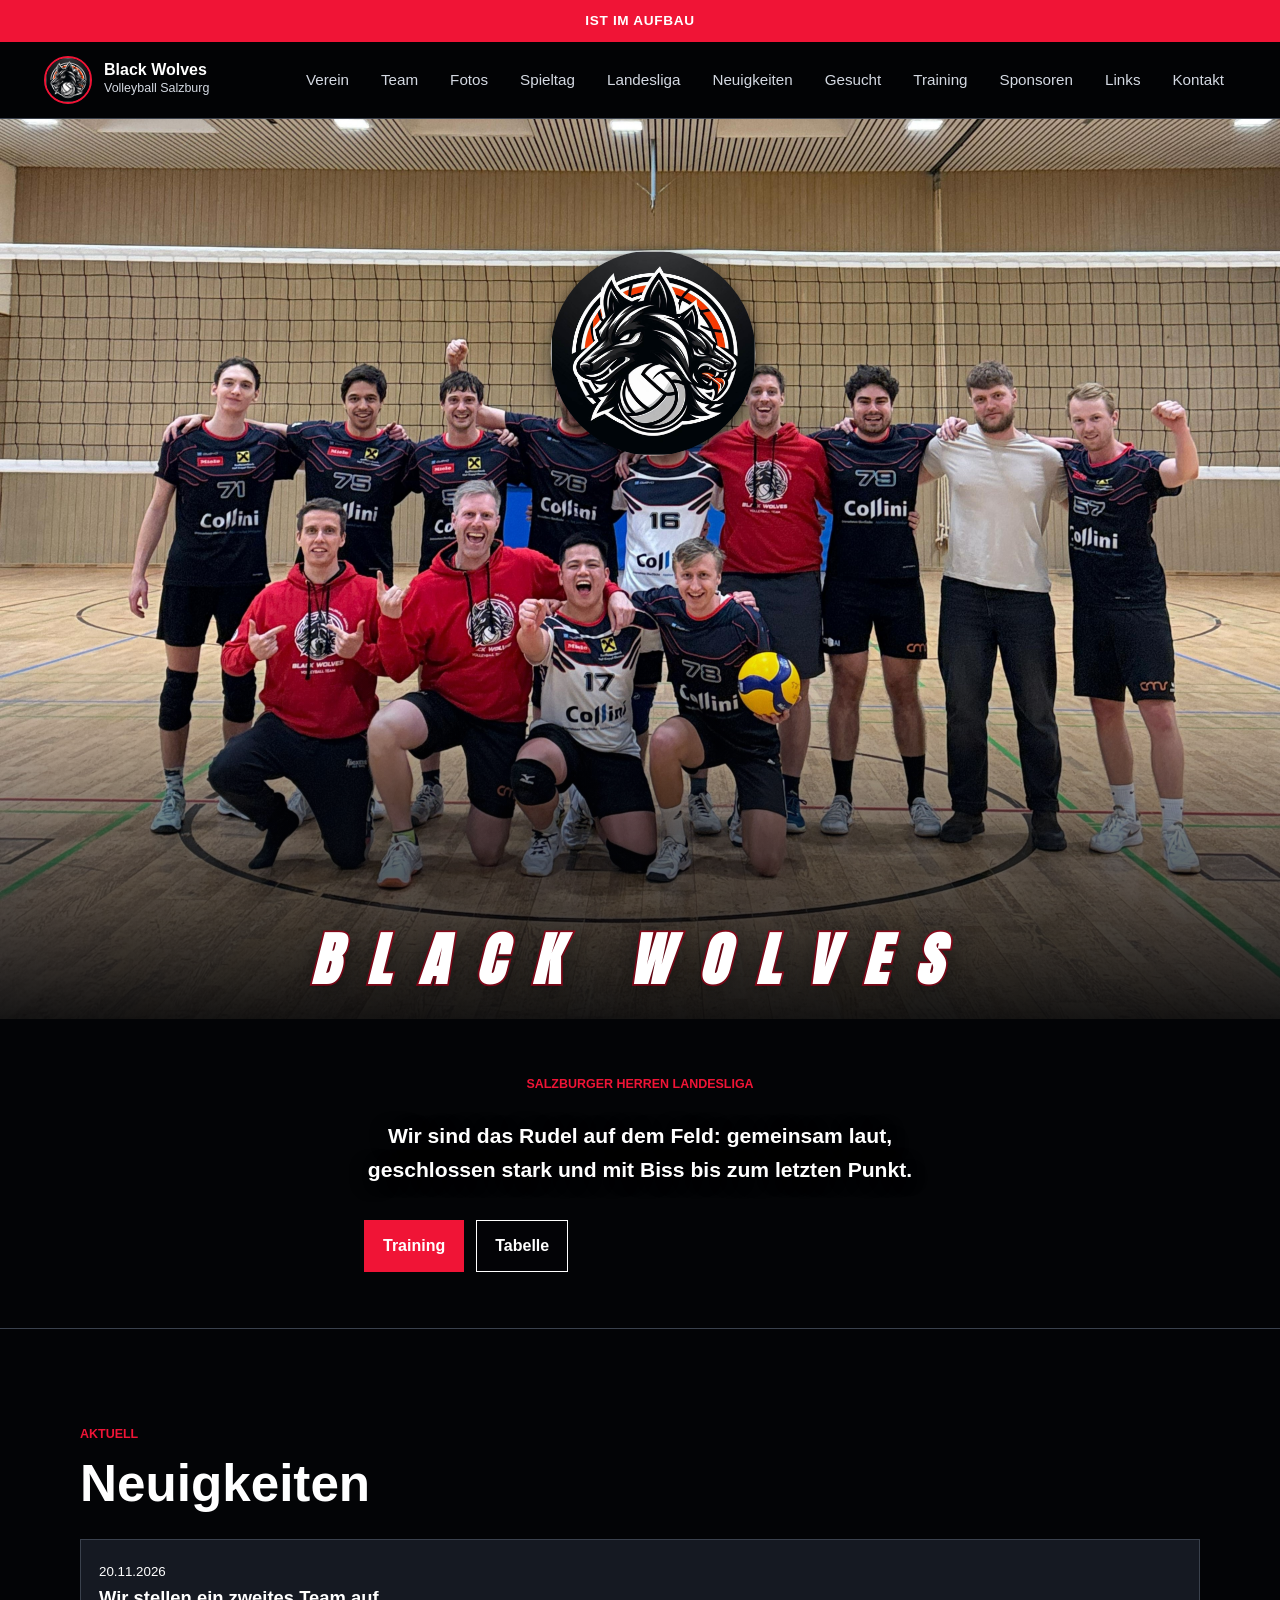
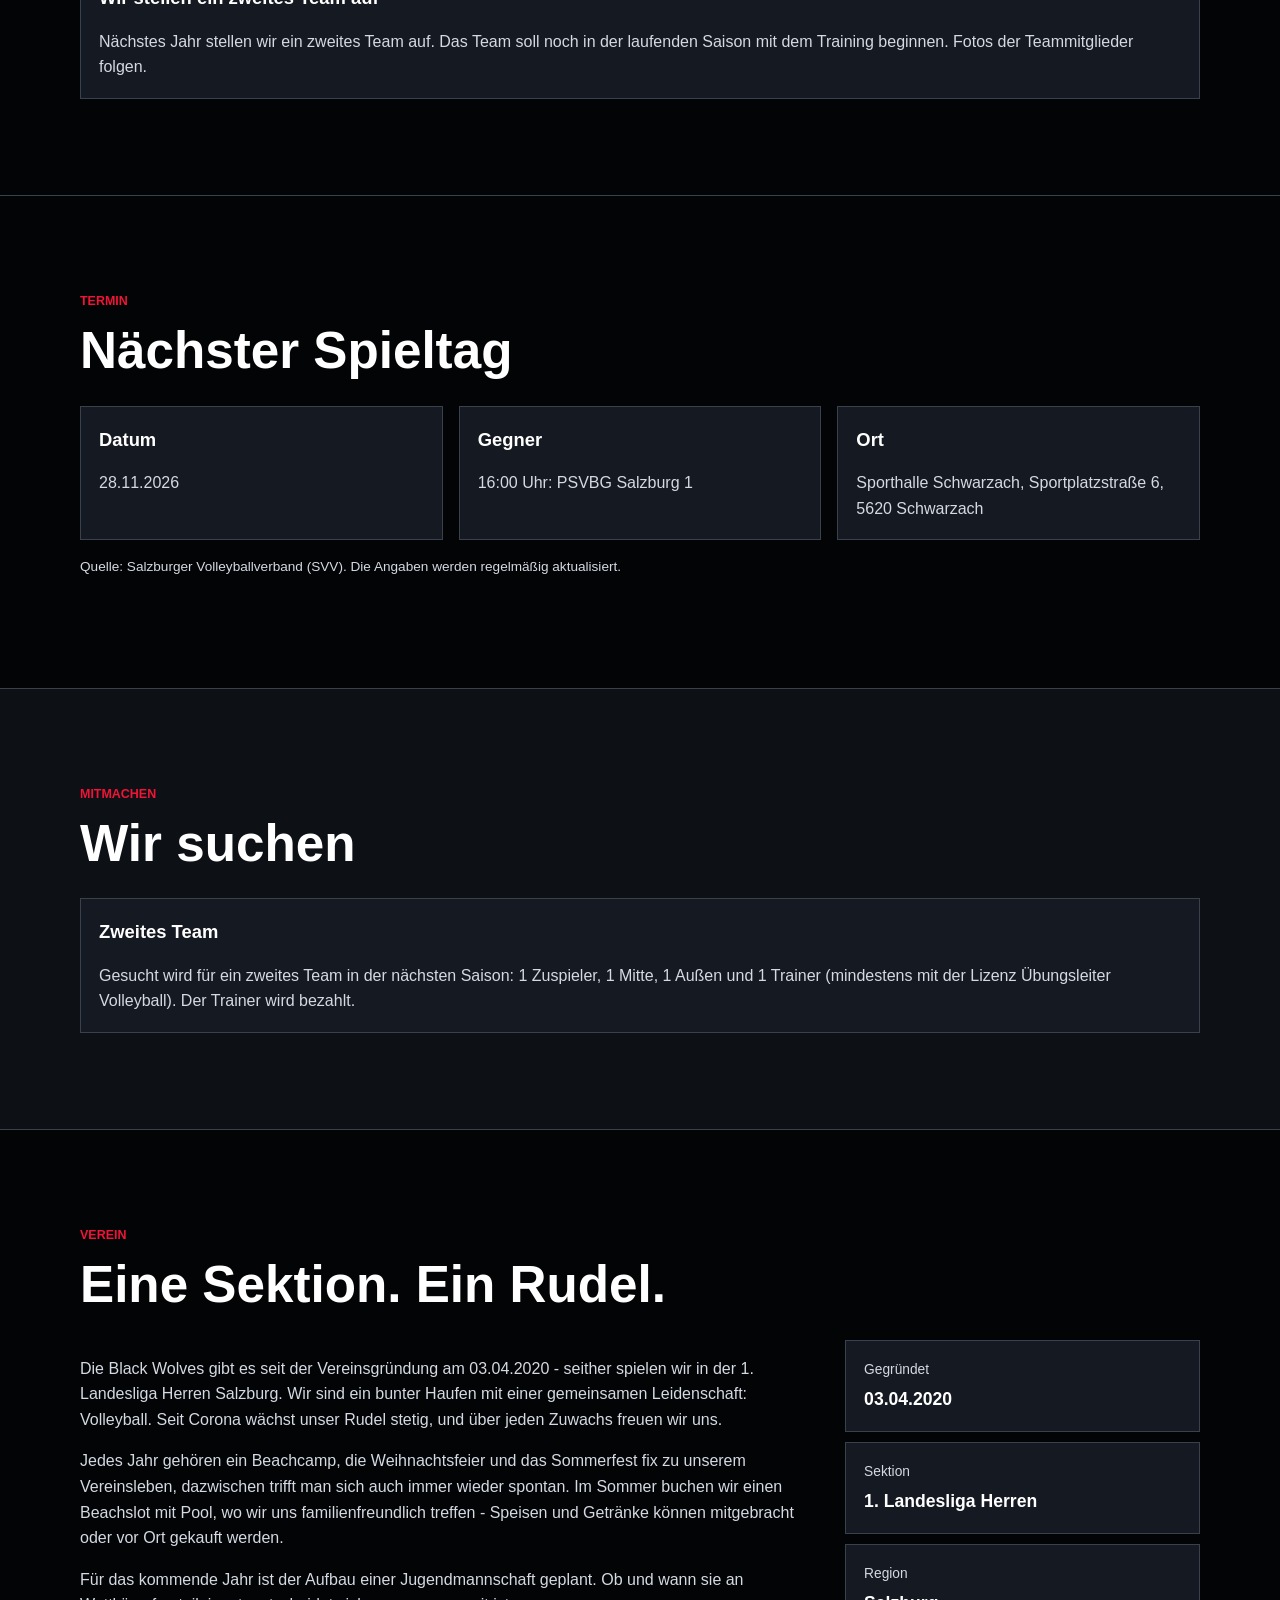
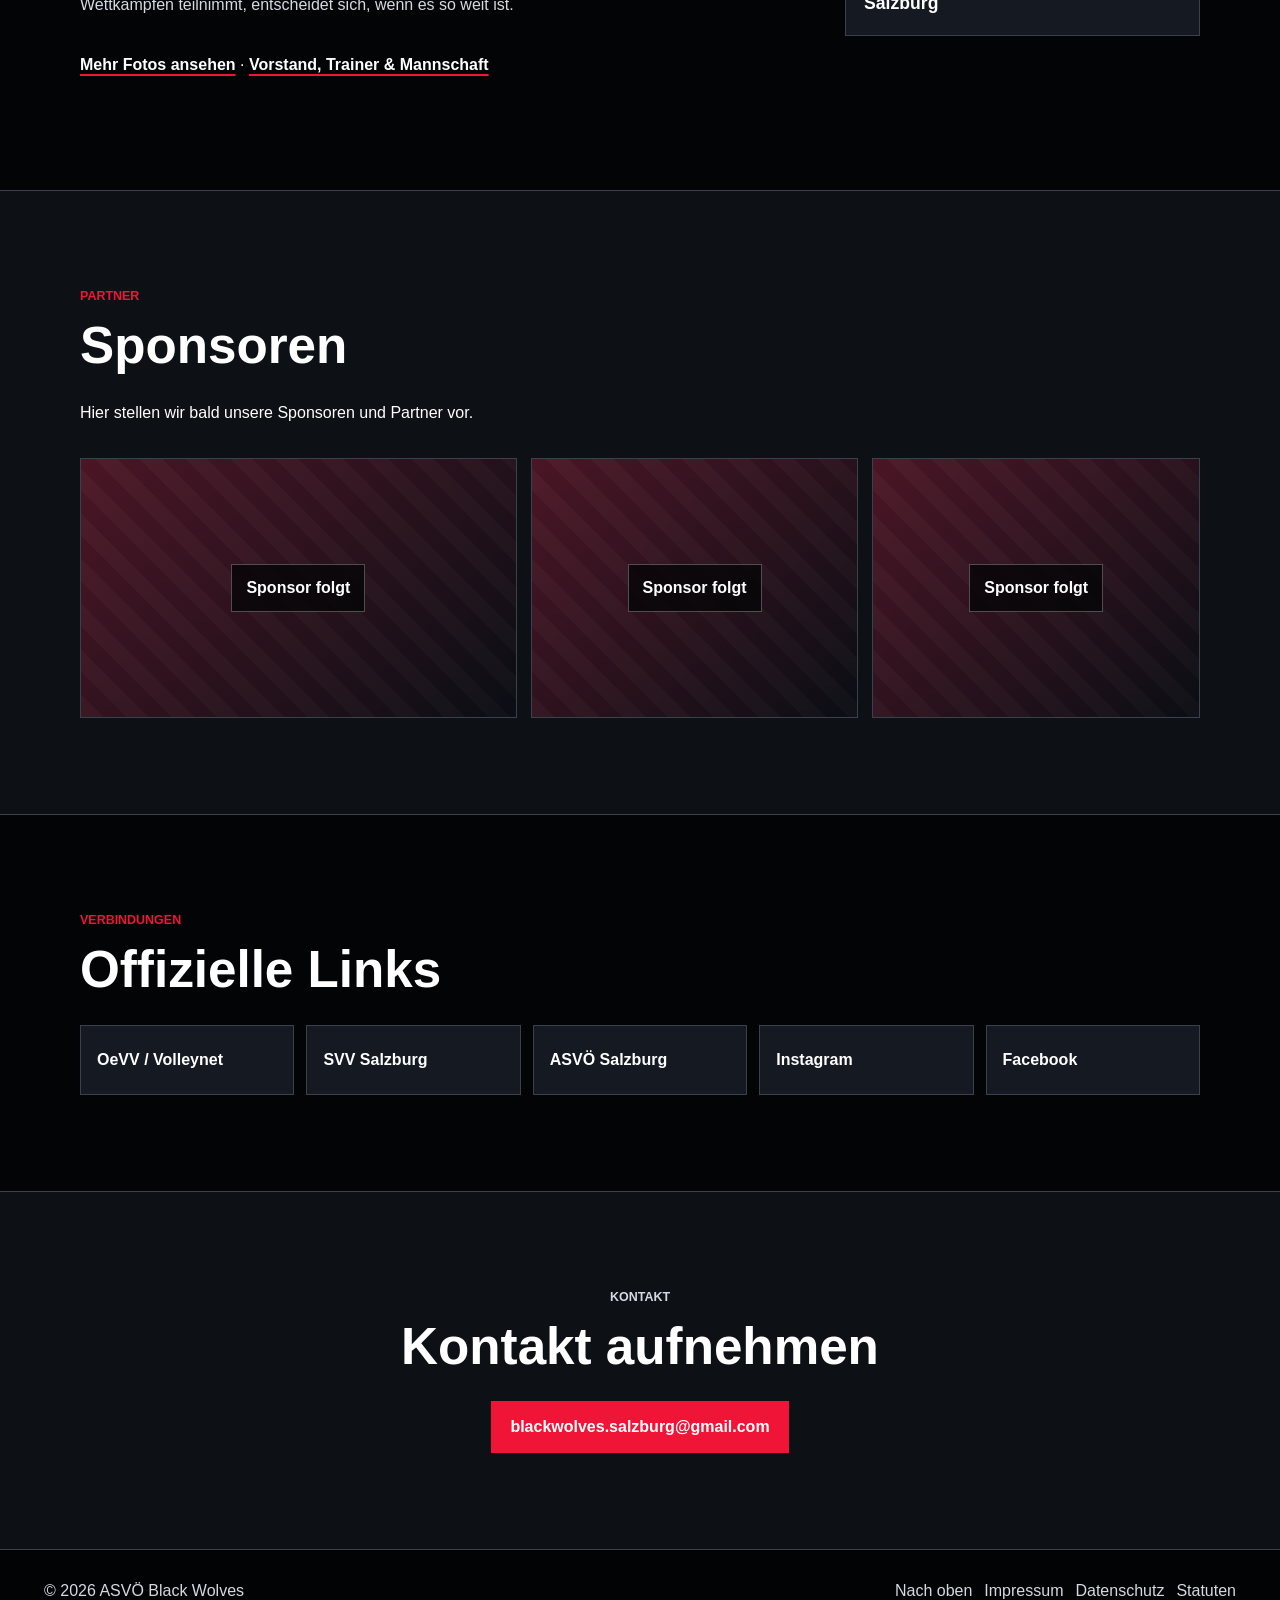
<file: index.html>
﻿<!doctype html>
<html lang="de">
<head>
  <meta charset="utf-8">
  <meta name="viewport" content="width=device-width, initial-scale=1">
  <meta name="description" content="Black Wolves Volleyball - Salzburger Herren Landesliga.">
  <meta name="robots" content="noindex">
  <title>Black Wolves Volleyball</title>
  <link rel="preconnect" href="https://fonts.googleapis.com">
  <link rel="preconnect" href="https://fonts.gstatic.com" crossorigin>
  <link href="https://fonts.googleapis.com/css2?family=Anton&display=swap" rel="stylesheet">
  <link rel="stylesheet" href="styles.css">
</head>
<body>
  <p class="construction-banner">Ist im Aufbau</p>
  <header class="site-header">
    <a class="brand" href="#top" aria-label="Black Wolves Startseite">
      <img class="brand-mark" src="assets/logo.png" alt="" aria-hidden="true">
      <span>
        <strong>Black Wolves</strong>
        <small>Volleyball Salzburg</small>
      </span>
    </a>
    <button class="nav-toggle" type="button" aria-expanded="false" aria-controls="main-nav">
      <span></span><span></span><span></span>
      <span class="sr-only">Menü öffnen</span>
    </button>
    <nav id="main-nav" class="main-nav" aria-label="Hauptnavigation">
      <a href="#verein">Verein</a>
      <a href="team.html">Team</a>
      <a href="fotos.html">Fotos</a>
      <a href="#spieltag">Spieltag</a>
      <a href="landesliga.html">Landesliga</a>
      <a href="#neuigkeiten">Neuigkeiten</a>
      <a href="#gesucht">Gesucht</a>
      <a href="training.html">Training</a>
      <a href="#sponsoren">Sponsoren</a>
      <a href="#links">Links</a>
      <a href="#kontakt">Kontakt</a>
    </nav>
  </header>

  <main id="top">
    <section class="hero">
      <div class="hero-frame">
        <div class="hero-photo" aria-hidden="true"></div>
        <img class="hero-logo" src="assets/logo.png" alt="" aria-hidden="true">
        <h1 class="hero-name">Black Wolves</h1>
      </div>
      <div class="hero-content">
        <p class="eyebrow">Salzburger Herren Landesliga</p>
        <p class="lead">Wir sind das Rudel auf dem Feld: gemeinsam laut, geschlossen stark und mit Biss bis zum letzten Punkt.</p>
        <div class="hero-actions" aria-label="Schnellzugriffe">
          <a class="button primary" href="training.html">Training</a>
          <a class="button secondary" href="landesliga.html">Tabelle</a>
        </div>
      </div>
    </section>

    <section id="neuigkeiten" class="content-section">
      <div class="section-heading">
        <p class="eyebrow">Aktuell</p>
        <h2>Neuigkeiten</h2>
      </div>
      <div class="people-grid" id="news-list">
        <article class="info-card"><p>Wird geladen...</p></article>
      </div>
    </section>

    <section id="spieltag" class="content-section">
      <div class="section-heading">
        <p class="eyebrow">Termin</p>
        <h2>Nächster Spieltag</h2>
      </div>
      <div class="info-grid" id="next-matchday">
        <article class="info-card"><h3>Datum</h3><p data-field="date">Wird geladen...</p></article>
        <article class="info-card"><h3>Gegner</h3><p data-field="opponent">Wird geladen...</p></article>
        <article class="info-card"><h3>Ort</h3><p data-field="location">Wird geladen...</p></article>
      </div>
      <p style="margin-top: 16px; color: var(--muted); font-size: 0.85rem;">Quelle: Salzburger Volleyballverband (SVV). Die Angaben werden regelmäßig aktualisiert.</p>
    </section>

    <section id="gesucht" class="content-section muted">
      <div class="section-heading">
        <p class="eyebrow">Mitmachen</p>
        <h2>Wir suchen</h2>
      </div>
      <div class="people-grid" id="gesucht-list">
        <article class="info-card"><p>Wird geladen...</p></article>
      </div>
    </section>

    <section id="verein" class="content-section">
      <div class="section-heading">
        <p class="eyebrow">Verein</p>
        <h2>Eine Sektion. Ein Rudel.</h2>
      </div>
      <div class="split-layout">
        <div>
          <p>Die Black Wolves gibt es seit der Vereinsgründung am 03.04.2020 - seither spielen wir in der 1. Landesliga Herren Salzburg. Wir sind ein bunter Haufen mit einer gemeinsamen Leidenschaft: Volleyball. Seit Corona wächst unser Rudel stetig, und über jeden Zuwachs freuen wir uns.</p>
          <p>Jedes Jahr gehören ein Beachcamp, die Weihnachtsfeier und das Sommerfest fix zu unserem Vereinsleben, dazwischen trifft man sich auch immer wieder spontan. Im Sommer buchen wir einen Beachslot mit Pool, wo wir uns familienfreundlich treffen - Speisen und Getränke können mitgebracht oder vor Ort gekauft werden.</p>
          <p>Für das kommende Jahr ist der Aufbau einer Jugendmannschaft geplant. Ob und wann sie an Wettkämpfen teilnimmt, entscheidet sich, wenn es so weit ist.</p>
        </div>
        <ul class="fact-list" aria-label="Kurzinfos">
          <li><span>Gegründet</span><strong>03.04.2020</strong></li>
          <li><span>Sektion</span><strong>1. Landesliga Herren</strong></li>
          <li><span>Region</span><strong>Salzburg</strong></li>
        </ul>
      </div>
      <p><a class="text-link" href="fotos.html">Mehr Fotos ansehen</a> &middot; <a class="text-link" href="team.html">Vorstand, Trainer &amp; Mannschaft</a></p>
    </section>

    <section id="sponsoren" class="content-section muted">
      <div class="section-heading">
        <p class="eyebrow">Partner</p>
        <h2>Sponsoren</h2>
      </div>
      <p>Hier stellen wir bald unsere Sponsoren und Partner vor.</p>
      <div class="photo-strip" aria-label="Sponsoren-Platzhalter">
        <div class="photo-placeholder"><span>Sponsor folgt</span></div>
        <div class="photo-placeholder"><span>Sponsor folgt</span></div>
        <div class="photo-placeholder"><span>Sponsor folgt</span></div>
      </div>
    </section>

    <section id="links" class="content-section">
      <div class="section-heading"><p class="eyebrow">Verbindungen</p><h2>Offizielle Links</h2></div>
      <div class="link-grid">
        <a href="https://volleynet.at/" target="_blank" rel="noopener">OeVV / Volleynet</a>
        <a href="https://www.svv-volleyball.at/" target="_blank" rel="noopener">SVV Salzburg</a>
        <a href="https://www.asvoe-sbg.at/" target="_blank" rel="noopener">ASVÖ Salzburg</a>
        <a href="https://www.instagram.com/" target="_blank" rel="noopener">Instagram</a>
        <a href="https://www.facebook.com/" target="_blank" rel="noopener">Facebook</a>
      </div>
    </section>

    <section id="kontakt" class="content-section muted contact-section">
      <div class="section-heading"><p class="eyebrow">Kontakt</p><h2>Kontakt aufnehmen</h2></div>
      <a class="button primary" href="mailto:blackwolves.salzburg@gmail.com">blackwolves.salzburg@gmail.com</a>
    </section>
  </main>

  <footer class="site-footer">
    <p>&copy; <span id="year"></span> ASVÖ Black Wolves</p>
    <div><a href="#top">Nach oben</a><a href="impressum.html">Impressum</a><a href="datenschutz.html">Datenschutz</a><a href="assets/dokumente/statuten.pdf" target="_blank" rel="noopener">Statuten</a></div>
  </footer>
  <script src="script.js?v=5"></script>
</body>
</html>
</file>
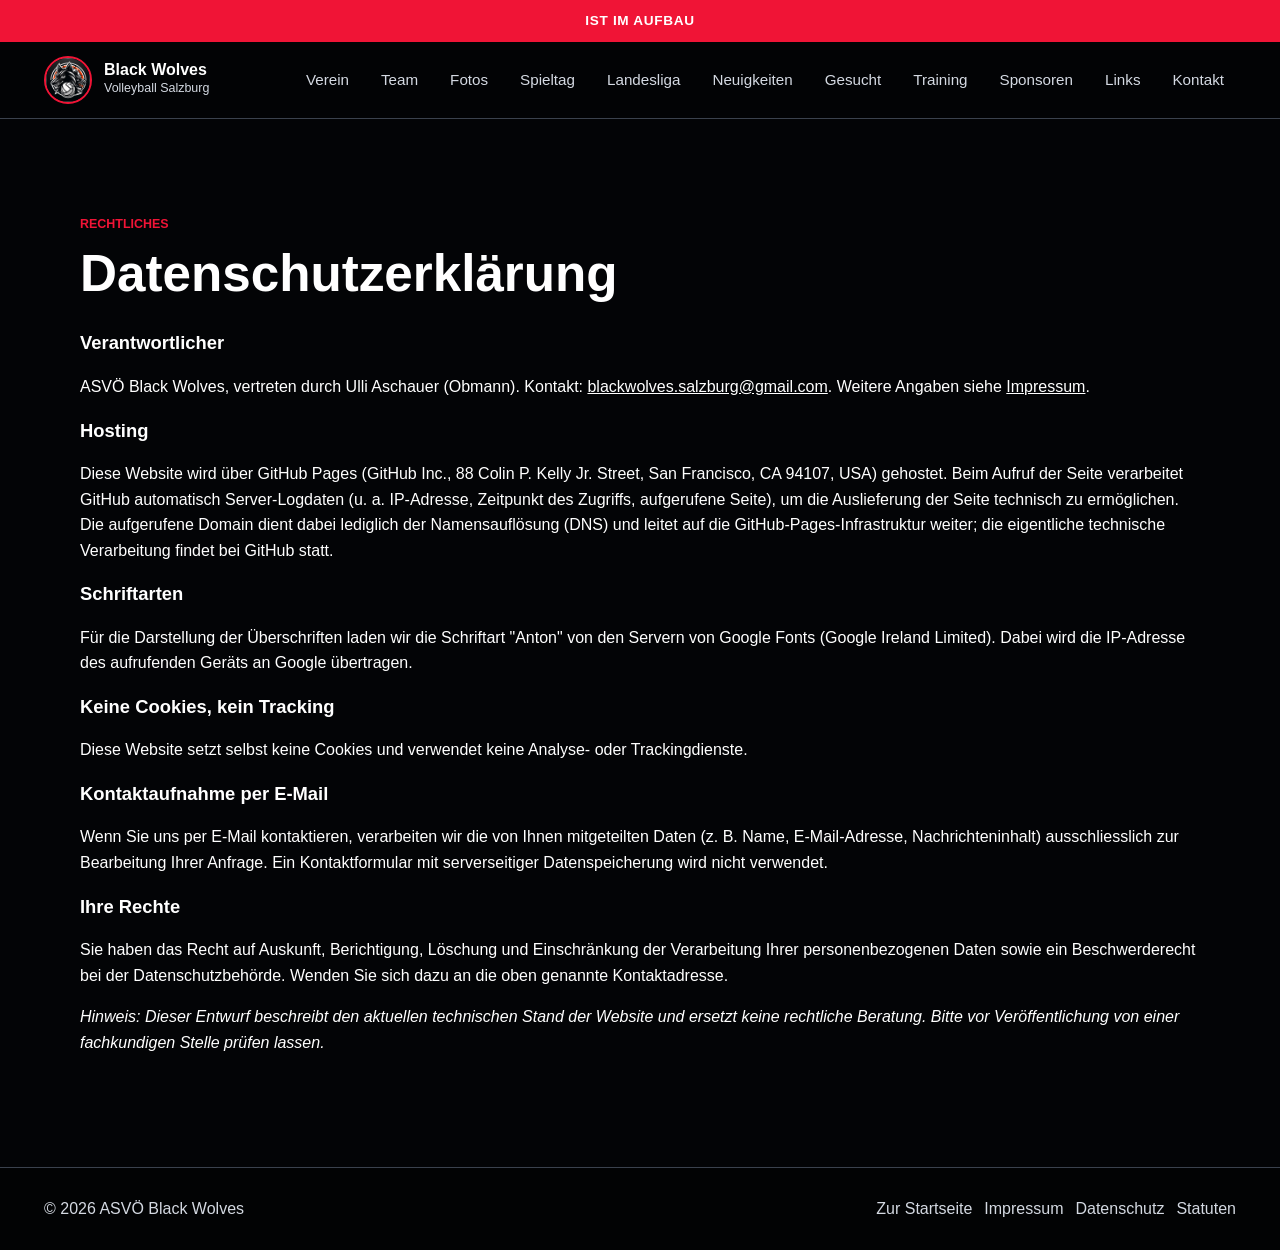
<file: datenschutz.html>
<!doctype html>
<html lang="de">
<head>
  <meta charset="utf-8">
  <meta name="viewport" content="width=device-width, initial-scale=1">
  <meta name="robots" content="noindex">
  <title>Datenschutz - ASVÖ Black Wolves</title>
  <link rel="stylesheet" href="styles.css">
</head>
<body>
  <p class="construction-banner">Ist im Aufbau</p>
  <header class="site-header">
    <a class="brand" href="index.html" aria-label="Black Wolves Startseite">
      <img class="brand-mark" src="assets/logo.png" alt="" aria-hidden="true">
      <span>
        <strong>Black Wolves</strong>
        <small>Volleyball Salzburg</small>
      </span>
    </a>
    <button class="nav-toggle" type="button" aria-expanded="false" aria-controls="main-nav">
      <span></span><span></span><span></span>
      <span class="sr-only">Menü öffnen</span>
    </button>
    <nav id="main-nav" class="main-nav" aria-label="Hauptnavigation">
      <a href="index.html#verein">Verein</a>
      <a href="team.html">Team</a>
      <a href="fotos.html">Fotos</a>
      <a href="index.html#spieltag">Spieltag</a>
      <a href="landesliga.html">Landesliga</a>
      <a href="index.html#neuigkeiten">Neuigkeiten</a>
      <a href="index.html#gesucht">Gesucht</a>
      <a href="training.html">Training</a>
      <a href="index.html#sponsoren">Sponsoren</a>
      <a href="index.html#links">Links</a>
      <a href="index.html#kontakt">Kontakt</a>
    </nav>
  </header>

  <main>
    <section class="content-section">
      <div class="section-heading">
        <p class="eyebrow">Rechtliches</p>
        <h2>Datenschutzerklärung</h2>
      </div>
      <div>
        <h3>Verantwortlicher</h3>
        <p>ASVÖ Black Wolves, vertreten durch Ulli Aschauer (Obmann). Kontakt: <a href="mailto:blackwolves.salzburg@gmail.com">blackwolves.salzburg@gmail.com</a>. Weitere Angaben siehe <a href="impressum.html">Impressum</a>.</p>

        <h3>Hosting</h3>
        <p>Diese Website wird über GitHub Pages (GitHub Inc., 88 Colin P. Kelly Jr. Street, San Francisco, CA 94107, USA) gehostet. Beim Aufruf der Seite verarbeitet GitHub automatisch Server-Logdaten (u. a. IP-Adresse, Zeitpunkt des Zugriffs, aufgerufene Seite), um die Auslieferung der Seite technisch zu ermöglichen. Die aufgerufene Domain dient dabei lediglich der Namensauflösung (DNS) und leitet auf die GitHub-Pages-Infrastruktur weiter; die eigentliche technische Verarbeitung findet bei GitHub statt.</p>

        <h3>Schriftarten</h3>
        <p>Für die Darstellung der Überschriften laden wir die Schriftart "Anton" von den Servern von Google Fonts (Google Ireland Limited). Dabei wird die IP-Adresse des aufrufenden Geräts an Google übertragen.</p>

        <h3>Keine Cookies, kein Tracking</h3>
        <p>Diese Website setzt selbst keine Cookies und verwendet keine Analyse- oder Trackingdienste.</p>

        <h3>Kontaktaufnahme per E-Mail</h3>
        <p>Wenn Sie uns per E-Mail kontaktieren, verarbeiten wir die von Ihnen mitgeteilten Daten (z. B. Name, E-Mail-Adresse, Nachrichteninhalt) ausschliesslich zur Bearbeitung Ihrer Anfrage. Ein Kontaktformular mit serverseitiger Datenspeicherung wird nicht verwendet.</p>

        <h3>Ihre Rechte</h3>
        <p>Sie haben das Recht auf Auskunft, Berichtigung, Löschung und Einschränkung der Verarbeitung Ihrer personenbezogenen Daten sowie ein Beschwerderecht bei der Datenschutzbehörde. Wenden Sie sich dazu an die oben genannte Kontaktadresse.</p>

        <p><em>Hinweis: Dieser Entwurf beschreibt den aktuellen technischen Stand der Website und ersetzt keine rechtliche Beratung. Bitte vor Veröffentlichung von einer fachkundigen Stelle prüfen lassen.</em></p>
      </div>
    </section>
  </main>

  <footer class="site-footer">
    <p>&copy; <span id="year"></span> ASVÖ Black Wolves</p>
    <div><a href="index.html#top">Zur Startseite</a><a href="impressum.html">Impressum</a><a href="datenschutz.html">Datenschutz</a><a href="assets/dokumente/statuten.pdf" target="_blank" rel="noopener">Statuten</a></div>
  </footer>
  <script src="script.js?v=5"></script>
</body>
</html>
</file>
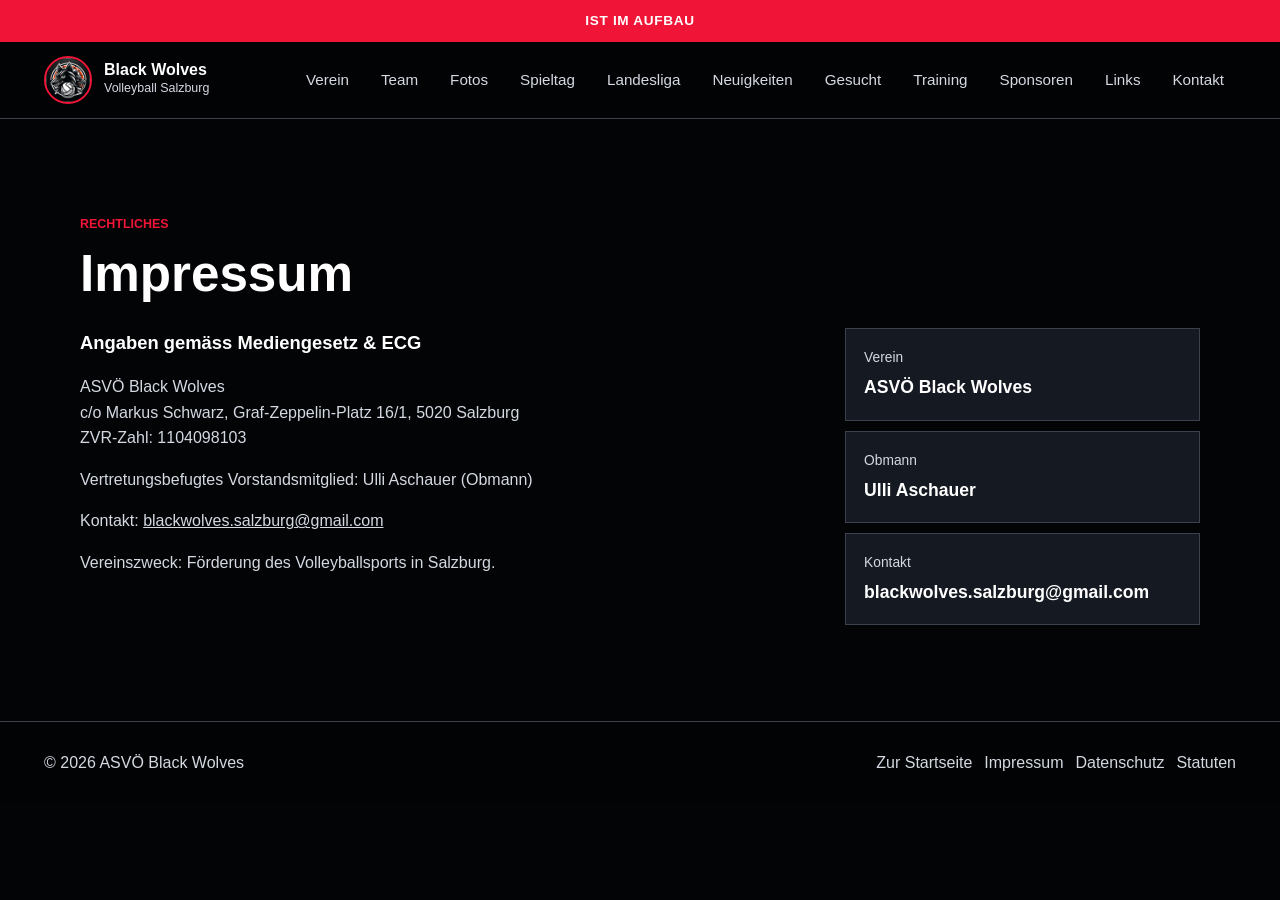
<file: impressum.html>
<!doctype html>
<html lang="de">
<head>
  <meta charset="utf-8">
  <meta name="viewport" content="width=device-width, initial-scale=1">
  <meta name="robots" content="noindex">
  <title>Impressum - ASVÖ Black Wolves</title>
  <link rel="stylesheet" href="styles.css">
</head>
<body>
  <p class="construction-banner">Ist im Aufbau</p>
  <header class="site-header">
    <a class="brand" href="index.html" aria-label="Black Wolves Startseite">
      <img class="brand-mark" src="assets/logo.png" alt="" aria-hidden="true">
      <span>
        <strong>Black Wolves</strong>
        <small>Volleyball Salzburg</small>
      </span>
    </a>
    <button class="nav-toggle" type="button" aria-expanded="false" aria-controls="main-nav">
      <span></span><span></span><span></span>
      <span class="sr-only">Menü öffnen</span>
    </button>
    <nav id="main-nav" class="main-nav" aria-label="Hauptnavigation">
      <a href="index.html#verein">Verein</a>
      <a href="team.html">Team</a>
      <a href="fotos.html">Fotos</a>
      <a href="index.html#spieltag">Spieltag</a>
      <a href="landesliga.html">Landesliga</a>
      <a href="index.html#neuigkeiten">Neuigkeiten</a>
      <a href="index.html#gesucht">Gesucht</a>
      <a href="training.html">Training</a>
      <a href="index.html#sponsoren">Sponsoren</a>
      <a href="index.html#links">Links</a>
      <a href="index.html#kontakt">Kontakt</a>
    </nav>
  </header>

  <main>
    <section class="content-section">
      <div class="section-heading">
        <p class="eyebrow">Rechtliches</p>
        <h2>Impressum</h2>
      </div>
      <div class="split-layout">
        <div>
          <h3>Angaben gemäss Mediengesetz &amp; ECG</h3>
          <p>ASVÖ Black Wolves<br>
          c/o Markus Schwarz, Graf-Zeppelin-Platz 16/1, 5020 Salzburg<br>
          ZVR-Zahl: 1104098103</p>
          <p>Vertretungsbefugtes Vorstandsmitglied: Ulli Aschauer (Obmann)</p>
          <p>Kontakt: <a href="mailto:blackwolves.salzburg@gmail.com">blackwolves.salzburg@gmail.com</a></p>
          <p>Vereinszweck: Förderung des Volleyballsports in Salzburg.</p>
        </div>
        <ul class="fact-list" aria-label="Kurzinfos">
          <li><span>Verein</span><strong>ASVÖ Black Wolves</strong></li>
          <li><span>Obmann</span><strong>Ulli Aschauer</strong></li>
          <li><span>Kontakt</span><strong>blackwolves.salzburg@gmail.com</strong></li>
        </ul>
      </div>
    </section>
  </main>

  <footer class="site-footer">
    <p>&copy; <span id="year"></span> ASVÖ Black Wolves</p>
    <div><a href="index.html#top">Zur Startseite</a><a href="impressum.html">Impressum</a><a href="datenschutz.html">Datenschutz</a><a href="assets/dokumente/statuten.pdf" target="_blank" rel="noopener">Statuten</a></div>
  </footer>
  <script src="script.js?v=5"></script>
</body>
</html>
</file>
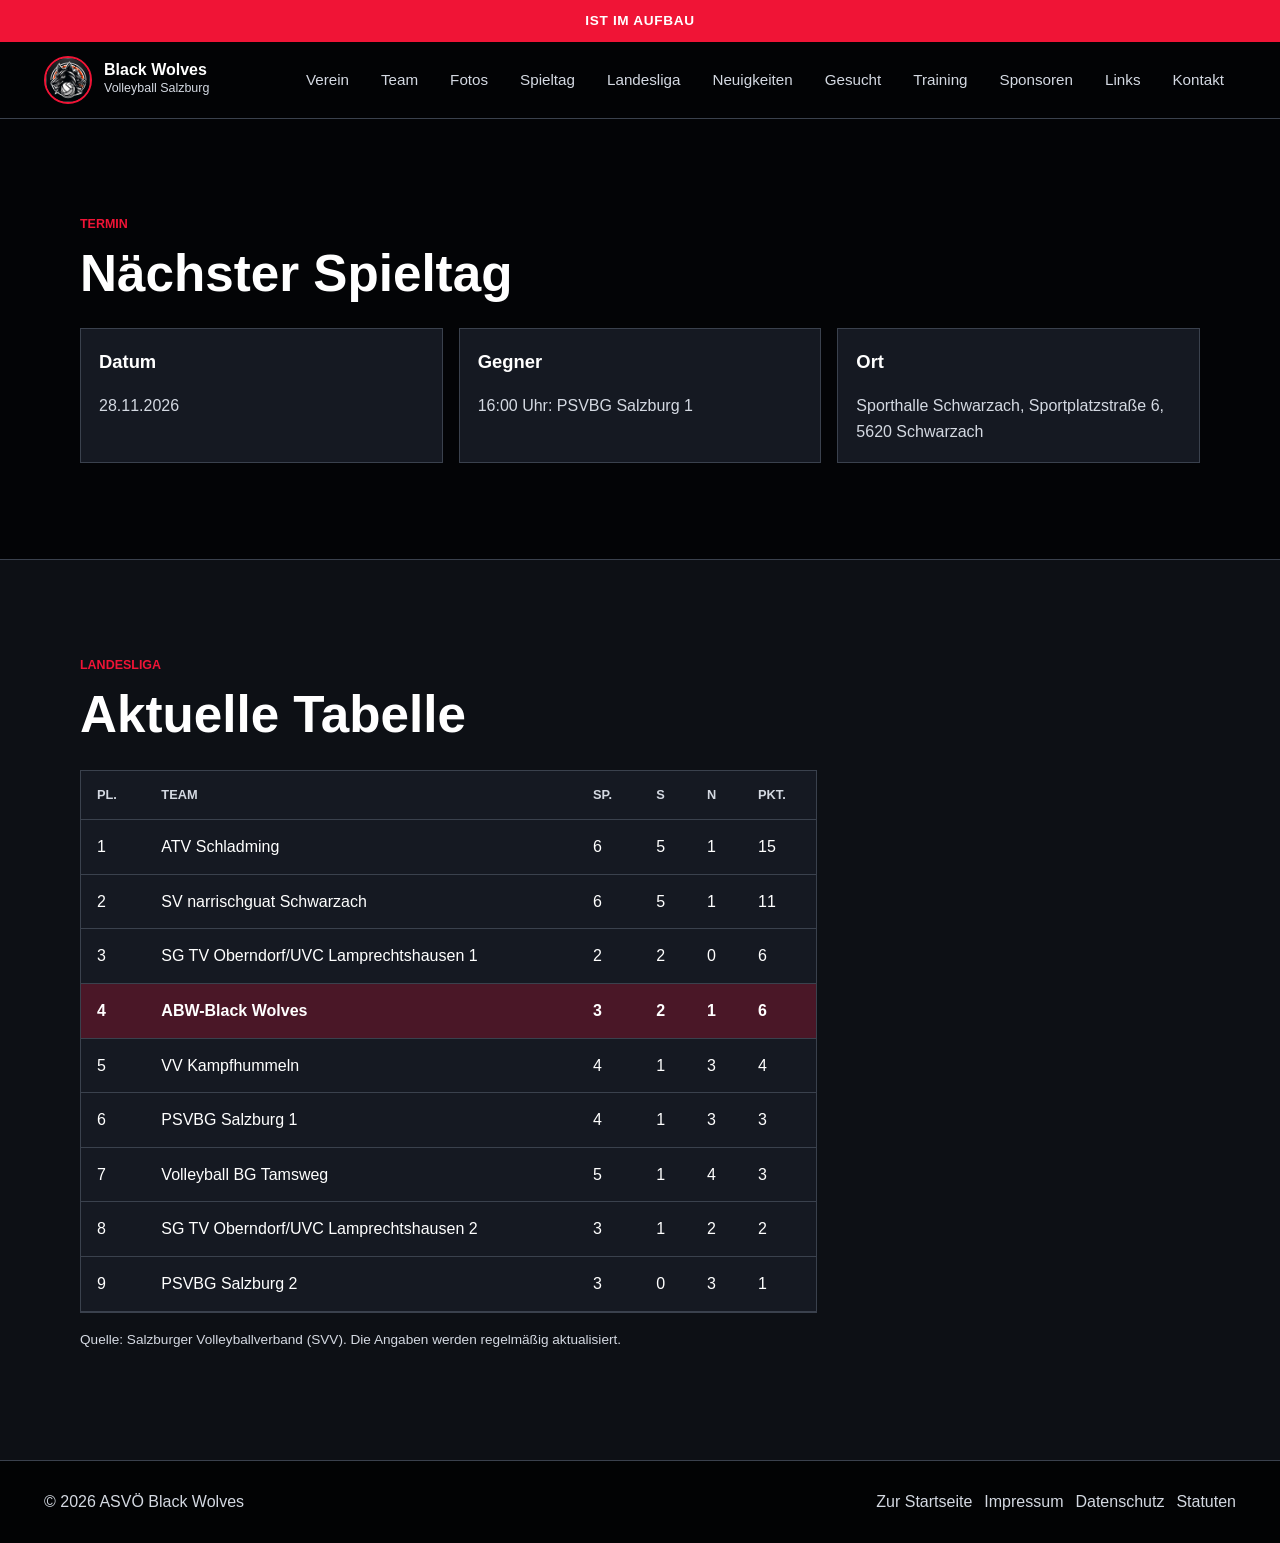
<file: landesliga.html>
<!doctype html>
<html lang="de">
<head>
  <meta charset="utf-8">
  <meta name="viewport" content="width=device-width, initial-scale=1">
  <meta name="description" content="Naechster Spieltag und Tabelle der ASVOe Black Wolves - Salzburger Herren Landesliga.">
  <meta name="robots" content="noindex">
  <title>Landesliga - ASVÖ Black Wolves</title>
  <link rel="stylesheet" href="styles.css">
</head>
<body>
  <p class="construction-banner">Ist im Aufbau</p>
  <header class="site-header">
    <a class="brand" href="index.html" aria-label="Black Wolves Startseite">
      <img class="brand-mark" src="assets/logo.png" alt="" aria-hidden="true">
      <span>
        <strong>Black Wolves</strong>
        <small>Volleyball Salzburg</small>
      </span>
    </a>
    <button class="nav-toggle" type="button" aria-expanded="false" aria-controls="main-nav">
      <span></span><span></span><span></span>
      <span class="sr-only">Menü öffnen</span>
    </button>
    <nav id="main-nav" class="main-nav" aria-label="Hauptnavigation">
      <a href="index.html#verein">Verein</a>
      <a href="team.html">Team</a>
      <a href="fotos.html">Fotos</a>
      <a href="index.html#spieltag">Spieltag</a>
      <a href="landesliga.html">Landesliga</a>
      <a href="index.html#neuigkeiten">Neuigkeiten</a>
      <a href="index.html#gesucht">Gesucht</a>
      <a href="training.html">Training</a>
      <a href="index.html#sponsoren">Sponsoren</a>
      <a href="index.html#links">Links</a>
      <a href="index.html#kontakt">Kontakt</a>
    </nav>
  </header>

  <main>
    <section class="content-section">
      <div class="section-heading">
        <p class="eyebrow">Termin</p>
        <h2>Nächster Spieltag</h2>
      </div>
      <div class="info-grid" id="next-matchday">
        <article class="info-card"><h3>Datum</h3><p data-field="date">Wird geladen...</p></article>
        <article class="info-card"><h3>Gegner</h3><p data-field="opponent">Wird geladen...</p></article>
        <article class="info-card"><h3>Ort</h3><p data-field="location">Wird geladen...</p></article>
      </div>
    </section>

    <section class="content-section muted">
      <div class="section-heading">
        <p class="eyebrow">Landesliga</p>
        <h2>Aktuelle Tabelle</h2>
      </div>
      <div class="league-layout">
        <div class="table-wrap" role="region" aria-label="Landesligatabelle" tabindex="0">
          <table>
            <thead><tr><th>Pl.</th><th>Team</th><th>Sp.</th><th>S</th><th>N</th><th>Pkt.</th></tr></thead>
            <tbody id="standings-body">
              <tr class="highlight"><td>1</td><td>Black Wolves</td><td>-</td><td>-</td><td>-</td><td>-</td></tr>
              <tr><td>2</td><td>Team aus SVV eintragen</td><td>-</td><td>-</td><td>-</td><td>-</td></tr>
              <tr><td>3</td><td>Team aus SVV eintragen</td><td>-</td><td>-</td><td>-</td><td>-</td></tr>
            </tbody>
          </table>
        </div>
      </div>
      <p style="margin-top: 16px; color: var(--muted); font-size: 0.85rem;">Quelle: Salzburger Volleyballverband (SVV). Die Angaben werden regelmäßig aktualisiert.</p>
    </section>
  </main>

  <footer class="site-footer">
    <p>&copy; <span id="year"></span> ASVÖ Black Wolves</p>
    <div><a href="index.html#top">Zur Startseite</a><a href="impressum.html">Impressum</a><a href="datenschutz.html">Datenschutz</a><a href="assets/dokumente/statuten.pdf" target="_blank" rel="noopener">Statuten</a></div>
  </footer>
  <script src="script.js?v=5"></script>
</body>
</html>
</file>
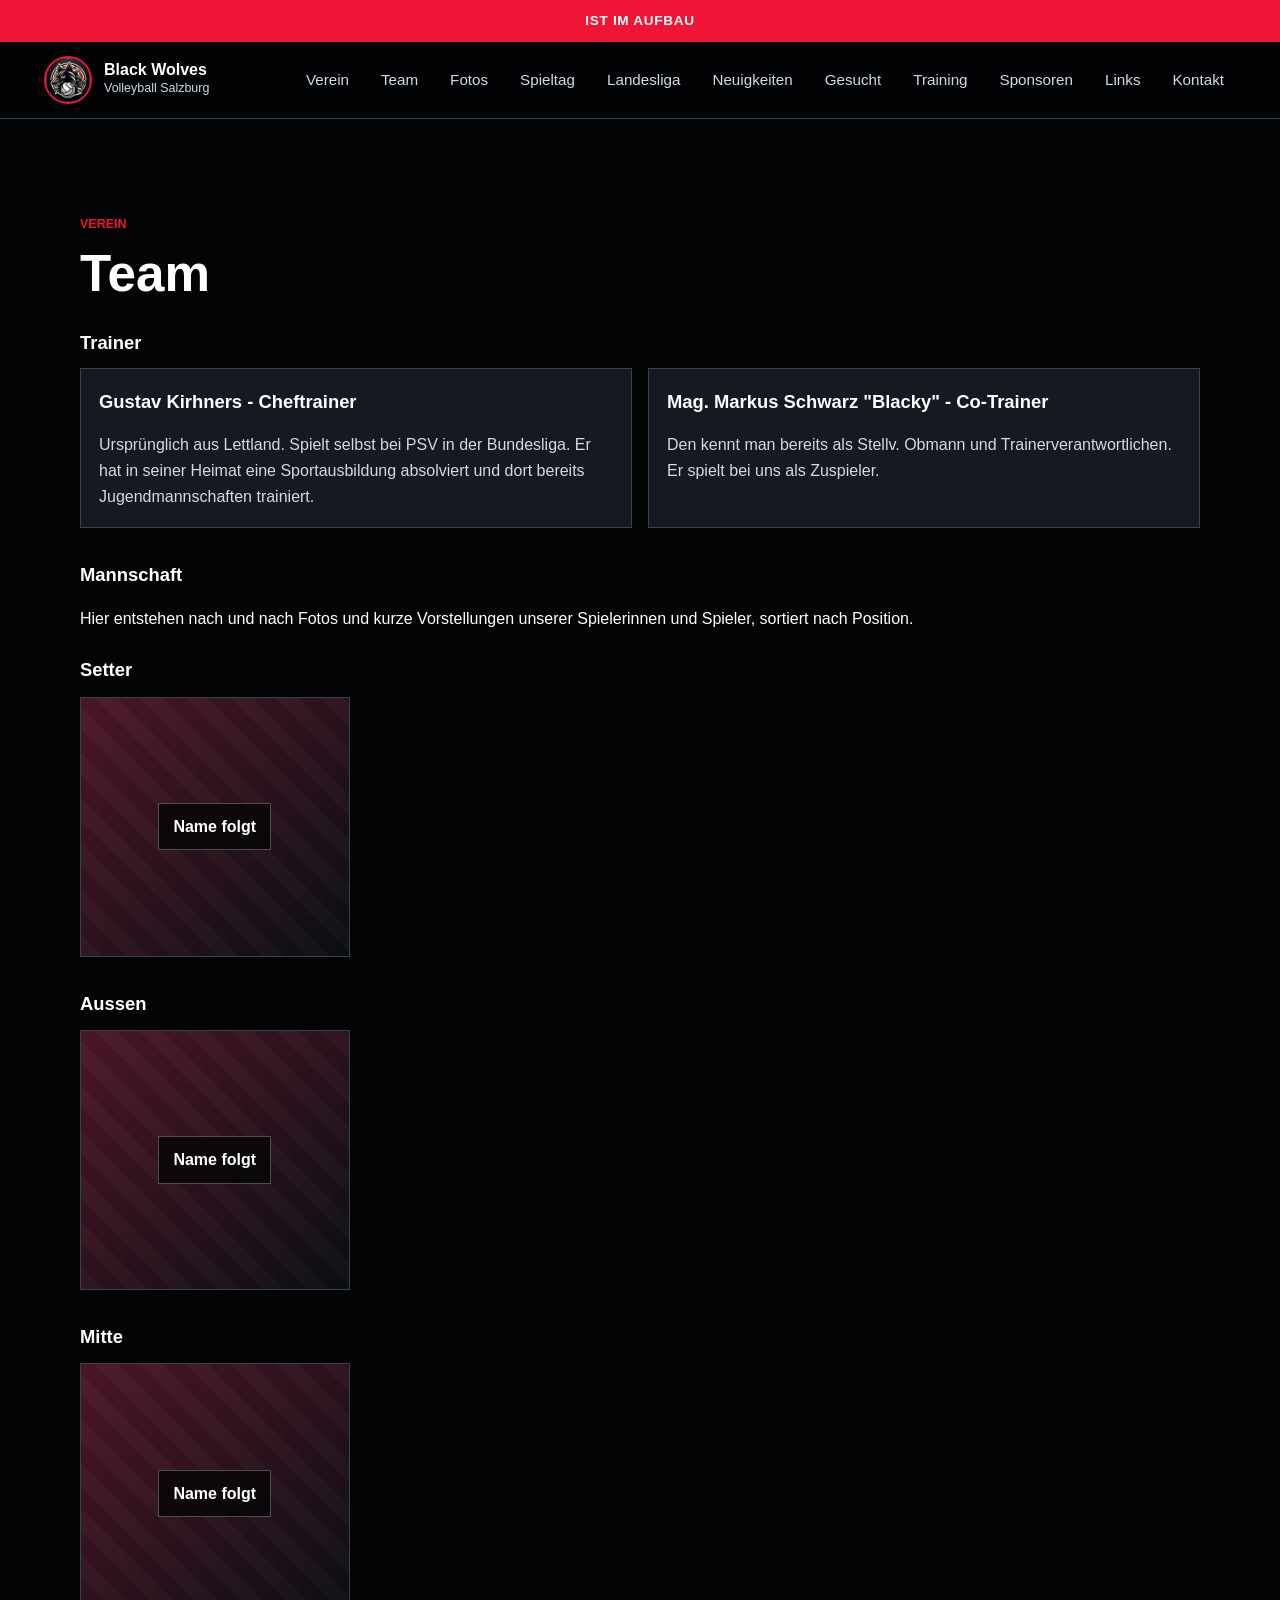
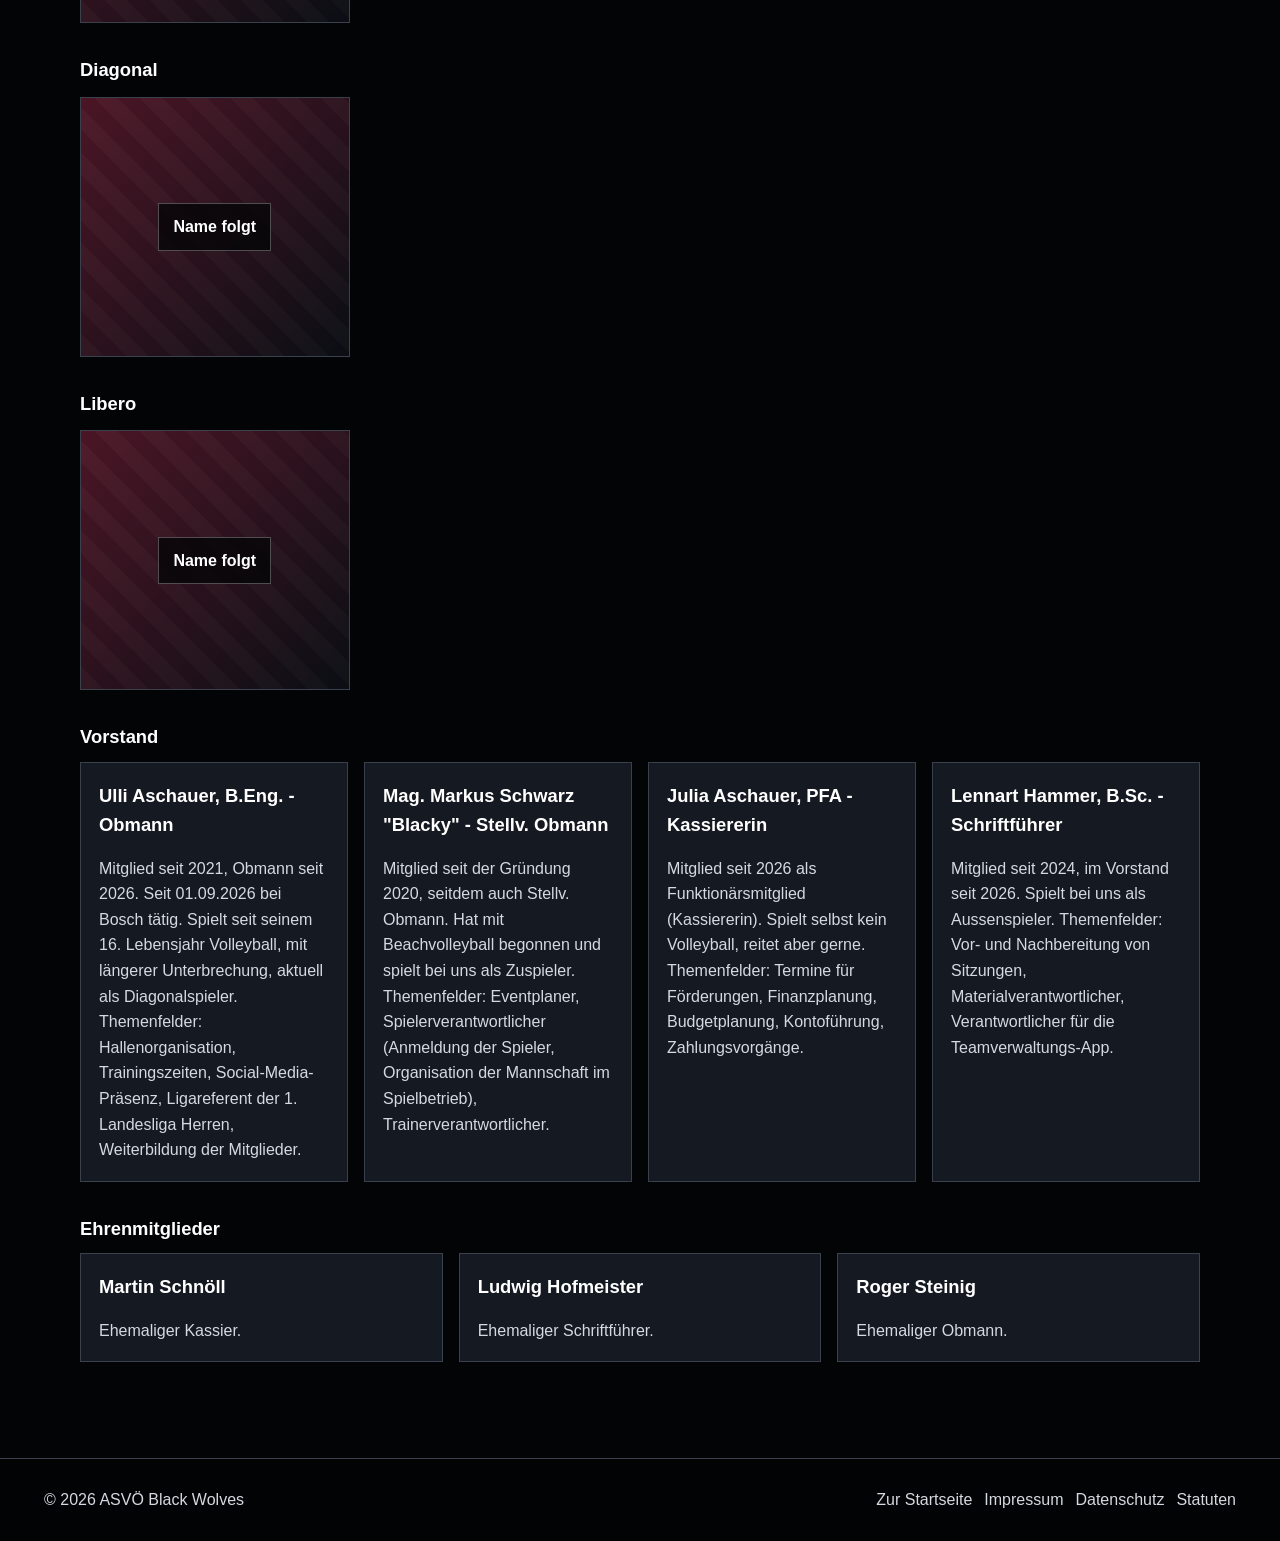
<file: team.html>
<!doctype html>
<html lang="de">
<head>
  <meta charset="utf-8">
  <meta name="viewport" content="width=device-width, initial-scale=1">
  <meta name="description" content="Vorstand, Trainer und Mannschaft der ASVOe Black Wolves - Salzburger Herren Landesliga.">
  <meta name="robots" content="noindex">
  <title>Team - ASVÖ Black Wolves</title>
  <link rel="stylesheet" href="styles.css">
</head>
<body>
  <p class="construction-banner">Ist im Aufbau</p>
  <header class="site-header">
    <a class="brand" href="index.html" aria-label="Black Wolves Startseite">
      <img class="brand-mark" src="assets/logo.png" alt="" aria-hidden="true">
      <span>
        <strong>Black Wolves</strong>
        <small>Volleyball Salzburg</small>
      </span>
    </a>
    <button class="nav-toggle" type="button" aria-expanded="false" aria-controls="main-nav">
      <span></span><span></span><span></span>
      <span class="sr-only">Menü öffnen</span>
    </button>
    <nav id="main-nav" class="main-nav" aria-label="Hauptnavigation">
      <a href="index.html#verein">Verein</a>
      <a href="team.html">Team</a>
      <a href="fotos.html">Fotos</a>
      <a href="index.html#spieltag">Spieltag</a>
      <a href="landesliga.html">Landesliga</a>
      <a href="index.html#neuigkeiten">Neuigkeiten</a>
      <a href="index.html#gesucht">Gesucht</a>
      <a href="training.html">Training</a>
      <a href="index.html#sponsoren">Sponsoren</a>
      <a href="index.html#links">Links</a>
      <a href="index.html#kontakt">Kontakt</a>
    </nav>
  </header>

  <main>
    <section class="content-section">
      <div class="section-heading">
        <p class="eyebrow">Verein</p>
        <h2>Team</h2>
      </div>

      <div class="position-group" id="trainer" style="margin-top: 0;">
        <h3>Trainer</h3>
        <div class="people-grid">
          <article class="info-card">
            <h3>Gustav Kirhners - Cheftrainer</h3>
            <p>Ursprünglich aus Lettland. Spielt selbst bei PSV in der Bundesliga. Er hat in seiner Heimat eine Sportausbildung absolviert und dort bereits Jugendmannschaften trainiert.</p>
          </article>
          <article class="info-card">
            <h3>Mag. Markus Schwarz "Blacky" - Co-Trainer</h3>
            <p>Den kennt man bereits als Stellv. Obmann und Trainerverantwortlichen. Er spielt bei uns als Zuspieler.</p>
          </article>
        </div>
      </div>

      <div class="position-group" id="mannschaft">
        <h3>Mannschaft</h3>
        <p>Hier entstehen nach und nach Fotos und kurze Vorstellungen unserer Spielerinnen und Spieler, sortiert nach Position.</p>
        <div class="position-group">
          <h3>Setter</h3>
          <div class="photo-strip" aria-label="Foto-Platzhalter Setter">
            <div class="photo-placeholder"><span>Name folgt</span></div>
          </div>
        </div>
        <div class="position-group">
          <h3>Aussen</h3>
          <div class="photo-strip" aria-label="Foto-Platzhalter Aussen">
            <div class="photo-placeholder"><span>Name folgt</span></div>
          </div>
        </div>
        <div class="position-group">
          <h3>Mitte</h3>
          <div class="photo-strip" aria-label="Foto-Platzhalter Mitte">
            <div class="photo-placeholder"><span>Name folgt</span></div>
          </div>
        </div>
        <div class="position-group">
          <h3>Diagonal</h3>
          <div class="photo-strip" aria-label="Foto-Platzhalter Diagonal">
            <div class="photo-placeholder"><span>Name folgt</span></div>
          </div>
        </div>
        <div class="position-group">
          <h3>Libero</h3>
          <div class="photo-strip" aria-label="Foto-Platzhalter Libero">
            <div class="photo-placeholder"><span>Name folgt</span></div>
          </div>
        </div>
      </div>

      <div class="position-group" id="vorstand">
        <h3>Vorstand</h3>
        <div class="people-grid">
          <article class="info-card">
            <h3>Ulli Aschauer, B.Eng. - Obmann</h3>
            <p>Mitglied seit 2021, Obmann seit 2026. Seit 01.09.2026 bei Bosch tätig. Spielt seit seinem 16. Lebensjahr Volleyball, mit längerer Unterbrechung, aktuell als Diagonalspieler. Themenfelder: Hallenorganisation, Trainingszeiten, Social-Media-Präsenz, Ligareferent der 1. Landesliga Herren, Weiterbildung der Mitglieder.</p>
          </article>
          <article class="info-card">
            <h3>Mag. Markus Schwarz "Blacky" - Stellv. Obmann</h3>
            <p>Mitglied seit der Gründung 2020, seitdem auch Stellv. Obmann. Hat mit Beachvolleyball begonnen und spielt bei uns als Zuspieler. Themenfelder: Eventplaner, Spielerverantwortlicher (Anmeldung der Spieler, Organisation der Mannschaft im Spielbetrieb), Trainerverantwortlicher.</p>
          </article>
          <article class="info-card">
            <h3>Julia Aschauer, PFA - Kassiererin</h3>
            <p>Mitglied seit 2026 als Funktionärsmitglied (Kassiererin). Spielt selbst kein Volleyball, reitet aber gerne. Themenfelder: Termine für Förderungen, Finanzplanung, Budgetplanung, Kontoführung, Zahlungsvorgänge.</p>
          </article>
          <article class="info-card">
            <h3>Lennart Hammer, B.Sc. - Schriftführer</h3>
            <p>Mitglied seit 2024, im Vorstand seit 2026. Spielt bei uns als Aussenspieler. Themenfelder: Vor- und Nachbereitung von Sitzungen, Materialverantwortlicher, Verantwortlicher für die Teamverwaltungs-App.</p>
          </article>
        </div>
        <div class="position-group">
          <h3>Ehrenmitglieder</h3>
          <div class="people-grid">
            <article class="info-card">
              <h3>Martin Schnöll</h3>
              <p>Ehemaliger Kassier.</p>
            </article>
            <article class="info-card">
              <h3>Ludwig Hofmeister</h3>
              <p>Ehemaliger Schriftführer.</p>
            </article>
            <article class="info-card">
              <h3>Roger Steinig</h3>
              <p>Ehemaliger Obmann.</p>
            </article>
          </div>
        </div>
      </div>
    </section>
  </main>

  <footer class="site-footer">
    <p>&copy; <span id="year"></span> ASVÖ Black Wolves</p>
    <div><a href="index.html#top">Zur Startseite</a><a href="impressum.html">Impressum</a><a href="datenschutz.html">Datenschutz</a><a href="assets/dokumente/statuten.pdf" target="_blank" rel="noopener">Statuten</a></div>
  </footer>
  <script src="script.js?v=5"></script>
</body>
</html>
</file>
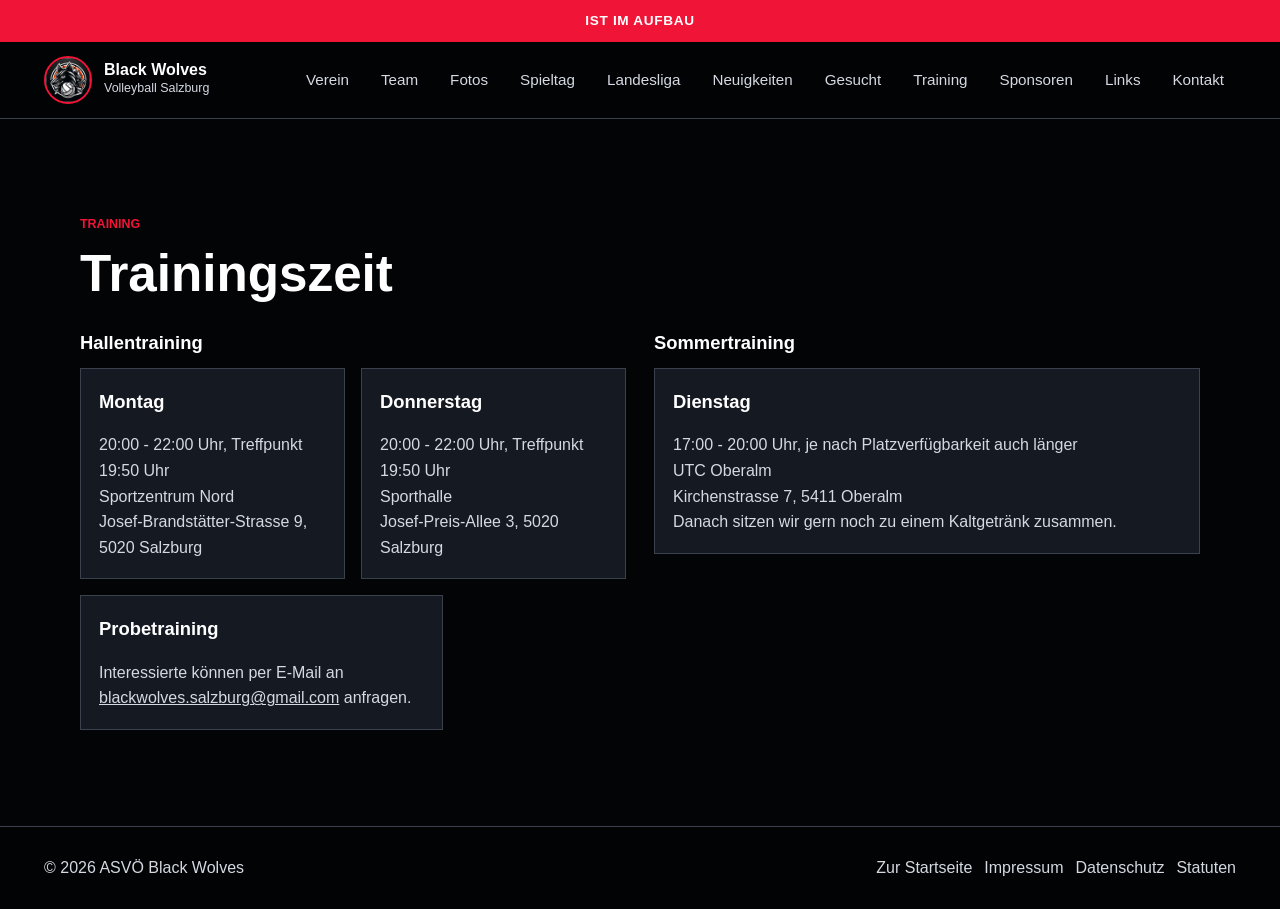
<file: training.html>
<!doctype html>
<html lang="de">
<head>
  <meta charset="utf-8">
  <meta name="viewport" content="width=device-width, initial-scale=1">
  <meta name="description" content="Trainingszeiten der ASVOe Black Wolves - Salzburger Herren Landesliga.">
  <meta name="robots" content="noindex">
  <title>Training - ASVÖ Black Wolves</title>
  <link rel="stylesheet" href="styles.css">
</head>
<body>
  <p class="construction-banner">Ist im Aufbau</p>
  <header class="site-header">
    <a class="brand" href="index.html" aria-label="Black Wolves Startseite">
      <img class="brand-mark" src="assets/logo.png" alt="" aria-hidden="true">
      <span>
        <strong>Black Wolves</strong>
        <small>Volleyball Salzburg</small>
      </span>
    </a>
    <button class="nav-toggle" type="button" aria-expanded="false" aria-controls="main-nav">
      <span></span><span></span><span></span>
      <span class="sr-only">Menü öffnen</span>
    </button>
    <nav id="main-nav" class="main-nav" aria-label="Hauptnavigation">
      <a href="index.html#verein">Verein</a>
      <a href="team.html">Team</a>
      <a href="fotos.html">Fotos</a>
      <a href="index.html#spieltag">Spieltag</a>
      <a href="landesliga.html">Landesliga</a>
      <a href="index.html#neuigkeiten">Neuigkeiten</a>
      <a href="index.html#gesucht">Gesucht</a>
      <a href="training.html">Training</a>
      <a href="index.html#sponsoren">Sponsoren</a>
      <a href="index.html#links">Links</a>
      <a href="index.html#kontakt">Kontakt</a>
    </nav>
  </header>

  <main>
    <section class="content-section">
      <div class="section-heading">
        <p class="eyebrow">Training</p>
        <h2>Trainingszeit</h2>
      </div>
      <div class="training-groups">
        <div class="training-group">
          <h3>Hallentraining</h3>
          <div class="people-grid">
            <article class="info-card">
              <h3>Montag</h3>
              <p>20:00 - 22:00 Uhr, Treffpunkt 19:50 Uhr<br>Sportzentrum Nord<br>Josef-Brandstätter-Strasse 9, 5020 Salzburg</p>
            </article>
            <article class="info-card">
              <h3>Donnerstag</h3>
              <p>20:00 - 22:00 Uhr, Treffpunkt 19:50 Uhr<br>Sporthalle<br>Josef-Preis-Allee 3, 5020 Salzburg</p>
            </article>
          </div>
        </div>
        <div class="training-group">
          <h3>Sommertraining</h3>
          <div class="people-grid">
            <article class="info-card">
              <h3>Dienstag</h3>
              <p>17:00 - 20:00 Uhr, je nach Platzverfügbarkeit auch länger<br>UTC Oberalm<br>Kirchenstrasse 7, 5411 Oberalm<br>Danach sitzen wir gern noch zu einem Kaltgetränk zusammen.</p>
            </article>
          </div>
        </div>
      </div>
      <div class="info-grid">
        <article class="info-card"><h3>Probetraining</h3><p>Interessierte können per E-Mail an <a href="mailto:blackwolves.salzburg@gmail.com">blackwolves.salzburg@gmail.com</a> anfragen.</p></article>
      </div>
    </section>
  </main>

  <footer class="site-footer">
    <p>&copy; <span id="year"></span> ASVÖ Black Wolves</p>
    <div><a href="index.html#top">Zur Startseite</a><a href="impressum.html">Impressum</a><a href="datenschutz.html">Datenschutz</a><a href="assets/dokumente/statuten.pdf" target="_blank" rel="noopener">Statuten</a></div>
  </footer>
  <script src="script.js?v=5"></script>
</body>
</html>
</file>
<file: styles.css>
﻿:root {
  --bg: #030406;
  --bg-soft: #0d1015;
  --panel: #151922;
  --panel-strong: #1e242f;
  --text: #ffffff;
  --muted: #d4d9e2;
  --line: #3a414d;
  --red: #f01436;
  --red-dark: #97091d;
  --white: #ffffff;
  --max: 1120px;
}

* { box-sizing: border-box; }
html { scroll-behavior: smooth; }
body {
  margin: 0;
  color: var(--text);
  background: var(--bg);
  font-family: Arial, Helvetica, sans-serif;
  line-height: 1.6;
}
body.nav-open { overflow: hidden; }
a { color: inherit; }

.construction-banner {
  margin: 0;
  padding: 10px 16px;
  background: var(--red);
  color: var(--white);
  text-align: center;
  font-weight: 900;
  text-transform: uppercase;
  letter-spacing: 0.05em;
  font-size: 0.85rem;
}

.site-header {
  position: sticky;
  top: 0;
  z-index: 20;
  display: flex;
  align-items: center;
  justify-content: space-between;
  gap: 24px;
  min-height: 76px;
  padding: 14px clamp(18px, 4vw, 44px);
  background: rgba(3, 4, 6, 0.96);
  border-bottom: 1px solid var(--line);
  backdrop-filter: blur(14px);
}

.brand {
  display: inline-flex;
  align-items: center;
  gap: 12px;
  text-decoration: none;
}
.brand-mark {
  width: 48px;
  height: 48px;
  border: 2px solid var(--red);
  border-radius: 50%;
  background: #050608;
  object-fit: cover;
}
.brand strong, .brand small { display: block; }
.brand strong { font-size: 1rem; line-height: 1.1; }
.brand small { color: var(--muted); font-size: 0.78rem; }

.main-nav { display: flex; align-items: center; gap: 8px; }
.main-nav a {
  padding: 10px 12px;
  color: var(--muted);
  text-decoration: none;
  font-size: 0.95rem;
}
.main-nav a:hover, .main-nav a:focus-visible {
  color: var(--white);
  background: var(--panel-strong);
  outline: 0;
}

.nav-toggle {
  display: none;
  width: 44px;
  height: 44px;
  border: 1px solid var(--line);
  background: var(--panel);
  color: var(--white);
}
.nav-toggle span:not(.sr-only) {
  display: block;
  width: 20px;
  height: 2px;
  margin: 4px auto;
  background: currentColor;
}
.sr-only {
  position: absolute;
  width: 1px;
  height: 1px;
  padding: 0;
  margin: -1px;
  overflow: hidden;
  clip: rect(0, 0, 0, 0);
  white-space: nowrap;
  border: 0;
}

.section-band, .content-section { padding: clamp(56px, 8vw, 96px) clamp(18px, 4vw, 44px); }

.hero {
  background: var(--bg);
  border-bottom: 1px solid var(--line);
}
.hero-frame {
  position: relative;
  width: 100%;
  aspect-ratio: 3840 / 3165;
  max-height: 100vh;
  overflow: hidden;
}
.hero-photo {
  position: absolute;
  inset: 0;
  background-image: url("assets/team-hero.jpg");
  background-size: cover;
  background-position: center top;
}
.hero-frame::after {
  content: "";
  position: absolute;
  inset: 0;
  background: linear-gradient(0deg, rgba(3, 4, 6, 0.92) 0%, rgba(3, 4, 6, 0.55) 20%, rgba(3, 4, 6, 0) 42%);
  pointer-events: none;
}
.hero-logo {
  position: absolute;
  z-index: 1;
  left: 51%;
  top: 26%;
  width: 16%;
  aspect-ratio: 1 / 1;
  transform: translate(-50%, -50%);
  border-radius: 50%;
  box-shadow: 0 6px 18px rgba(0, 0, 0, 0.65);
}
.hero-name {
  position: absolute;
  z-index: 1;
  left: 0;
  right: 0;
  bottom: 0;
  max-width: none;
  margin: 0;
  padding: 0 20px 30px;
  color: var(--white);
  font-family: "Anton", "Arial Narrow", sans-serif;
  font-style: italic;
  font-size: clamp(2.3rem, 9vw, 3.6rem);
  line-height: 1;
  letter-spacing: 0.5em;
  text-transform: uppercase;
  text-align: center;
  -webkit-text-stroke: 3.5px var(--red-dark);
  paint-order: stroke fill;
}
.hero-content {
  width: 100%;
  max-width: 640px;
  margin-inline: auto;
  padding: clamp(28px, 5vw, 56px) clamp(18px, 4vw, 44px);
  text-align: center;
}
.content-section > * { max-width: var(--max); margin-inline: auto; }

.eyebrow {
  margin: 0 0 12px;
  color: var(--red);
  font-size: 0.78rem;
  font-weight: 900;
  letter-spacing: 0;
  text-transform: uppercase;
}
h1, h2, h3, p { overflow-wrap: anywhere; }
h1 {
  max-width: 850px;
  margin: 0;
  font-size: clamp(3rem, 8vw, 7.4rem);
  line-height: 0.92;
  letter-spacing: 0;
  text-transform: uppercase;
  text-shadow: 0 4px 26px rgba(0, 0, 0, 0.55);
}
h2 {
  margin: 0;
  font-size: clamp(2rem, 4vw, 3.6rem);
  line-height: 1.05;
  letter-spacing: 0;
}
h3 { margin: 0 0 10px; font-size: 1.15rem; }
.lead {
  max-width: 680px;
  margin: 24px 0 0;
  color: var(--white);
  font-size: clamp(1.06rem, 2vw, 1.32rem);
  font-weight: 700;
  text-shadow: 0 2px 18px rgba(0, 0, 0, 0.7);
}
.hero-actions { display: flex; flex-wrap: wrap; gap: 12px; margin-top: 34px; }
.button {
  display: inline-flex;
  align-items: center;
  justify-content: center;
  min-height: 48px;
  padding: 12px 18px;
  border: 1px solid transparent;
  text-decoration: none;
  font-weight: 900;
}
.button.primary { background: var(--red); color: var(--white); }
.button.primary:hover, .button.primary:focus-visible { background: #ff2445; }
.button.secondary { border-color: var(--white); background: rgba(3, 4, 6, 0.72); color: var(--white); }
.button.secondary:hover, .button.secondary:focus-visible { border-color: var(--red); }

.photo-placeholder {
  display: grid;
  place-items: center;
  min-height: 220px;
  border: 1px solid var(--line);
  background:
    linear-gradient(135deg, rgba(240, 20, 54, 0.26), rgba(3, 4, 6, 0.46)),
    repeating-linear-gradient(45deg, #1a1f28 0 16px, #111620 16px 32px);
  color: var(--white);
  font-weight: 900;
  text-align: center;
}
.photo-placeholder span {
  padding: 10px 14px;
  background: rgba(3, 4, 6, 0.78);
  border: 1px solid rgba(255, 255, 255, 0.28);
}
.photo-strip {
  display: grid;
  grid-template-columns: 1.2fr 0.9fr 0.9fr;
  gap: 14px;
  margin-top: 32px;
}
.photo-strip .photo-placeholder { min-height: 260px; }
.gallery-heading {
  font-size: 1.75rem;
  margin-top: 32px;
  padding-bottom: 18px;
}
.photo-grid {
  grid-template-columns: repeat(auto-fill, minmax(220px, 1fr));
}
.photo-grid img {
  display: block;
  width: 100%;
  height: 220px;
  object-fit: cover;
  border: 1px solid var(--line);
}

.content-section { border-bottom: 1px solid var(--line); }
.content-section.muted { background: var(--bg-soft); }
.section-heading { margin-bottom: 28px; }
.split-layout, .league-layout {
  display: grid;
  grid-template-columns: minmax(0, 1.35fr) minmax(280px, 0.65fr);
  gap: 28px;
}
.split-layout p, .contact-section p, .league-note p { color: var(--muted); }
.fact-list { display: grid; gap: 10px; margin: 0; padding: 0; list-style: none; }
.fact-list li, .info-card, .league-note {
  border: 1px solid var(--line);
  background: var(--panel);
  padding: 18px;
}
.fact-list span, .fact-list strong { display: block; }
.fact-list span { color: var(--muted); font-size: 0.86rem; }
.fact-list strong { margin-top: 4px; font-size: 1.1rem; }
.info-grid { display: grid; grid-template-columns: repeat(3, minmax(0, 1fr)); gap: 16px; }
.people-grid { display: grid; grid-template-columns: repeat(auto-fit, minmax(260px, 1fr)); gap: 16px; }
.position-group { margin-top: 32px; }
.position-group:first-of-type { margin-top: 24px; }
.position-group .photo-strip { grid-template-columns: repeat(auto-fill, minmax(220px, 1fr)); margin-top: 12px; }
.training-groups { display: grid; grid-template-columns: 1fr 1fr; gap: 28px; }
.training-groups + .info-grid { margin-top: 16px; }
.info-card p { margin-bottom: 0; color: var(--muted); }
.table-wrap { overflow-x: auto; border: 1px solid var(--line); background: var(--panel); }
table { width: 100%; min-width: 600px; border-collapse: collapse; }
th, td { padding: 14px 16px; border-bottom: 1px solid var(--line); text-align: left; }
th { color: var(--muted); font-size: 0.8rem; text-transform: uppercase; }
tr.highlight td { background: rgba(240, 20, 54, 0.24); font-weight: 900; }
.text-link { font-weight: 900; text-decoration-color: var(--red); text-decoration-thickness: 2px; text-underline-offset: 4px; }
.link-grid { display: grid; grid-template-columns: repeat(auto-fit, minmax(160px, 1fr)); gap: 12px; }
.contact-section { text-align: center; }
.contact-section .link-grid { max-width: 400px; margin-top: 20px; margin-inline: auto; }
.link-grid a {
  display: flex;
  align-items: center;
  min-height: 70px;
  padding: 16px;
  border: 1px solid var(--line);
  background: var(--panel);
  text-decoration: none;
  font-weight: 900;
}
.link-grid a:hover, .link-grid a:focus-visible { border-color: var(--red); background: #232a36; }
.site-footer {
  display: flex;
  justify-content: space-between;
  gap: 20px;
  padding: 28px clamp(18px, 4vw, 44px);
  color: var(--muted);
  background: #020304;
}
.site-footer p { margin: 0; }
.site-footer div { display: flex; flex-wrap: wrap; gap: 12px; }
.site-footer a { color: var(--muted); text-decoration: none; }
.site-footer a:hover, .site-footer a:focus-visible { color: var(--white); }

@media (max-width: 860px) {
  .nav-toggle { display: block; }
  .main-nav {
    position: fixed;
    inset: 76px 0 auto 0;
    display: none;
    flex-direction: column;
    align-items: stretch;
    padding: 18px;
    background: var(--bg);
    border-bottom: 1px solid var(--line);
  }
  body.nav-open .main-nav { display: flex; }
  .main-nav a { padding: 14px; }
  .split-layout, .league-layout, .training-groups { grid-template-columns: 1fr; }
  .info-grid, .link-grid, .photo-strip { grid-template-columns: 1fr; }
  .site-footer { flex-direction: column; }
  .hero-logo { top: 14%; width: 18%; }
}
</file>
